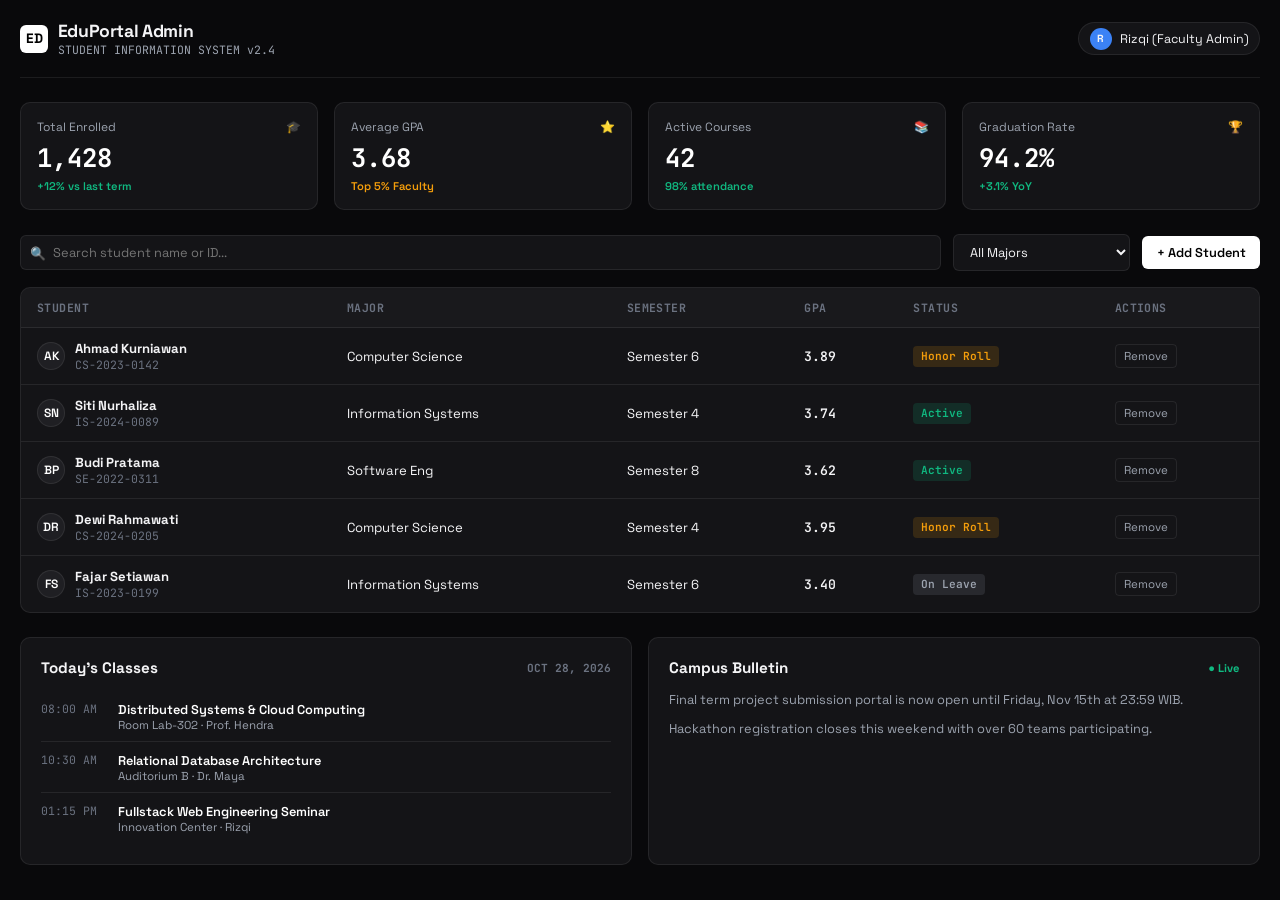
<file: assets/demos/student-system.html>
<!DOCTYPE html>
<html lang="en">
<head>
  <meta charset="UTF-8">
  <meta name="viewport" content="width=device-width, initial-scale=1.0">
  <title>Student Management Portal — Live Demo</title>
  <link rel="preconnect" href="https://fonts.googleapis.com">
  <link rel="preconnect" href="https://fonts.gstatic.com" crossorigin>
  <link href="https://fonts.googleapis.com/css2?family=Space+Grotesk:wght@400;500;600;700&family=JetBrains+Mono:wght@400;500;600&display=swap" rel="stylesheet">
  <style>
    *, *::before, *::after { box-sizing: border-box; margin: 0; padding: 0; }
    :root {
      --bg: #09090b;
      --surface: #141417;
      --surface-light: #1f1f23;
      --surface-elevated: #28282e;
      --border: rgba(255, 255, 255, 0.08);
      --border-strong: rgba(255, 255, 255, 0.18);
      --text: #F4F4F6;
      --text-muted: #9CA3AF;
      --text-dim: #6B7280;
      --accent: #FFFFFF;
      --green: #10B981;
      --yellow: #F59E0B;
      --blue: #3B82F6;
      --font-main: 'Space Grotesk', -apple-system, BlinkMacSystemFont, 'Segoe UI', sans-serif;
      --font-mono: 'JetBrains Mono', monospace;
    }
    body {
      background: var(--bg);
      color: var(--text);
      font-family: var(--font-main);
      padding: 1.25rem;
      min-height: 100vh;
      -webkit-font-smoothing: antialiased;
    }
    button, input, select { font-family: inherit; }

    /* Header */
    .header {
      display: flex;
      justify-content: space-between;
      align-items: center;
      padding-bottom: 1.25rem;
      border-bottom: 1px solid var(--border);
      margin-bottom: 1.5rem;
      flex-wrap: wrap;
      gap: 1rem;
    }
    .header__brand {
      display: flex;
      align-items: center;
      gap: 0.6rem;
    }
    .badge-icon {
      background: #FFFFFF;
      color: #000000;
      width: 28px;
      height: 28px;
      border-radius: 6px;
      display: flex;
      align-items: center;
      justify-content: center;
      font-weight: 800;
      font-size: 0.85rem;
    }
    .header__title { font-size: 1.1rem; font-weight: 700; letter-spacing: -0.02em; }
    .header__sub { font-size: 0.72rem; color: var(--text-muted); font-family: var(--font-mono); }
    .header__user {
      display: flex;
      align-items: center;
      gap: 0.75rem;
    }
    .user-pill {
      display: flex;
      align-items: center;
      gap: 0.5rem;
      background: var(--surface);
      border: 1px solid var(--border);
      padding: 0.3rem 0.65rem;
      border-radius: 999px;
      font-size: 0.78rem;
    }
    .user-avatar {
      width: 22px;
      height: 22px;
      border-radius: 50%;
      background: #3B82F6;
      display: flex;
      align-items: center;
      justify-content: center;
      font-size: 0.65rem;
      font-weight: bold;
    }

    /* Stats Grid */
    .stats {
      display: grid;
      grid-template-columns: repeat(auto-fit, minmax(180px, 1fr));
      gap: 1rem;
      margin-bottom: 1.5rem;
    }
    .stat-box {
      background: var(--surface);
      border: 1px solid var(--border);
      border-radius: 10px;
      padding: 1rem;
      position: relative;
    }
    .stat-label {
      font-size: 0.75rem;
      color: var(--text-muted);
      margin-bottom: 0.4rem;
      display: flex;
      align-items: center;
      justify-content: space-between;
    }
    .stat-val {
      font-size: 1.6rem;
      font-weight: 700;
      font-family: var(--font-mono);
      color: #FFFFFF;
    }
    .stat-change {
      font-size: 0.7rem;
      color: var(--green);
      font-weight: 600;
      margin-top: 0.25rem;
    }

    /* Controls Bar */
    .controls {
      display: flex;
      justify-content: space-between;
      align-items: center;
      gap: 0.75rem;
      margin-bottom: 1rem;
      flex-wrap: wrap;
    }
    .search-box {
      position: relative;
      flex: 1;
      min-width: 200px;
    }
    .search-input {
      width: 100%;
      background: var(--surface);
      border: 1px solid var(--border);
      border-radius: 6px;
      padding: 0.5rem 0.75rem 0.5rem 2rem;
      color: #FFFFFF;
      font-size: 0.8rem;
      outline: none;
    }
    .search-input:focus { border-color: rgba(255, 255, 255, 0.4); }
    .search-icon {
      position: absolute;
      left: 0.65rem;
      top: 50%;
      transform: translateY(-50%);
      color: var(--text-dim);
      font-size: 0.8rem;
    }
    .filter-select {
      background: var(--surface);
      border: 1px solid var(--border);
      color: var(--text);
      padding: 0.5rem 0.75rem;
      border-radius: 6px;
      font-size: 0.8rem;
      outline: none;
      cursor: pointer;
    }
    .add-student-btn {
      background: #FFFFFF;
      color: #000000;
      font-weight: 600;
      font-size: 0.8rem;
      padding: 0.5rem 0.9rem;
      border-radius: 6px;
      border: none;
      cursor: pointer;
      display: flex;
      align-items: center;
      gap: 0.4rem;
    }
    .add-student-btn:hover { background: #E4E4E7; }

    /* Table */
    .table-card {
      background: var(--surface);
      border: 1px solid var(--border);
      border-radius: 10px;
      overflow-x: auto;
      margin-bottom: 1.5rem;
    }
    table {
      width: 100%;
      min-width: 520px;
      border-collapse: collapse;
      text-align: left;
      font-size: 0.82rem;
    }
    th {
      background: rgba(255, 255, 255, 0.02);
      border-bottom: 1px solid var(--border);
      padding: 0.75rem 1rem;
      font-size: 0.72rem;
      text-transform: uppercase;
      letter-spacing: 0.04em;
      color: var(--text-dim);
      font-family: var(--font-mono);
    }
    td {
      padding: 0.75rem 1rem;
      border-bottom: 1px solid var(--border);
      color: var(--text);
    }
    tr:last-child td { border-bottom: none; }
    tr:hover td { background: rgba(255, 255, 255, 0.02); }

    .student-cell {
      display: flex;
      align-items: center;
      gap: 0.6rem;
    }
    .avatar-dot {
      width: 28px;
      height: 28px;
      border-radius: 50%;
      background: var(--surface-light);
      border: 1px solid var(--border);
      display: flex;
      align-items: center;
      justify-content: center;
      font-size: 0.75rem;
      font-weight: 600;
      color: #FFFFFF;
    }
    .student-id { font-family: var(--font-mono); font-size: 0.72rem; color: var(--text-dim); }

    .status-badge {
      display: inline-block;
      padding: 0.2rem 0.5rem;
      border-radius: 4px;
      font-size: 0.7rem;
      font-weight: 600;
      font-family: var(--font-mono);
    }
    .status-badge.active { background: rgba(16, 185, 129, 0.15); color: #10B981; }
    .status-badge.honor { background: rgba(245, 158, 11, 0.15); color: #F59E0B; }
    .status-badge.leave { background: rgba(156, 163, 175, 0.15); color: #9CA3AF; }

    .action-btn {
      background: none;
      border: 1px solid var(--border);
      color: var(--text-muted);
      padding: 0.25rem 0.5rem;
      border-radius: 4px;
      font-size: 0.72rem;
      cursor: pointer;
    }
    .action-btn:hover { color: #FFFFFF; border-color: rgba(255, 255, 255, 0.3); }

    /* Upcoming Schedule */
    .schedule-grid {
      display: grid;
      grid-template-columns: repeat(auto-fit, minmax(280px, 1fr));
      gap: 1rem;
    }
    .panel {
      background: var(--surface);
      border: 1px solid var(--border);
      border-radius: 10px;
      padding: 1.25rem;
    }
    .panel__title {
      font-size: 0.95rem;
      font-weight: 700;
      margin-bottom: 0.85rem;
      display: flex;
      justify-content: space-between;
      align-items: center;
    }
    .schedule-item {
      display: flex;
      gap: 0.75rem;
      padding: 0.6rem 0;
      border-bottom: 1px solid var(--border);
      font-size: 0.8rem;
    }
    .schedule-item:last-child { border-bottom: none; }
    .schedule-time {
      font-family: var(--font-mono);
      font-size: 0.72rem;
      color: var(--text-dim);
      min-width: 65px;
    }
    .schedule-course { font-weight: 600; color: #FFFFFF; }
    .schedule-room { font-size: 0.72rem; color: var(--text-muted); }

    /* Modal */
    .modal-backdrop {
      position: fixed;
      inset: 0;
      background: rgba(0, 0, 0, 0.7);
      display: none;
      align-items: center;
      justify-content: center;
      padding: 1rem;
      z-index: 100;
    }
    .modal-backdrop.open { display: flex; }
    .modal-content {
      background: var(--surface);
      border: 1px solid rgba(255, 255, 255, 0.2);
      border-radius: 12px;
      width: 100%;
      max-width: 420px;
      padding: 1.5rem;
    }
    .modal-content h3 { font-size: 1.1rem; margin-bottom: 1rem; }
    .form-group { margin-bottom: 0.85rem; }
    .form-group label { display: block; font-size: 0.75rem; color: var(--text-muted); margin-bottom: 0.3rem; }
    .form-group input, .form-group select {
      width: 100%;
      background: var(--surface-light);
      border: 1px solid var(--border);
      padding: 0.5rem 0.75rem;
      border-radius: 6px;
      color: #FFFFFF;
      font-size: 0.82rem;
    }
    .modal-actions { display: flex; justify-content: flex-end; gap: 0.5rem; margin-top: 1.25rem; }
    .btn-secondary { background: var(--surface-light); border: 1px solid var(--border); color: #fff; padding: 0.45rem 0.85rem; border-radius: 6px; cursor: pointer; }
    .btn-primary { background: #fff; color: #000; font-weight: 600; padding: 0.45rem 0.85rem; border-radius: 6px; border: none; cursor: pointer; }
  </style>
</head>
<body>

  <header class="header">
    <div class="header__brand">
      <div class="badge-icon">ED</div>
      <div>
        <div class="header__title">EduPortal Admin</div>
        <div class="header__sub">STUDENT INFORMATION SYSTEM v2.4</div>
      </div>
    </div>
    <div class="header__user">
      <div class="user-pill">
        <div class="user-avatar">R</div>
        <span>Rizqi (Faculty Admin)</span>
      </div>
    </div>
  </header>

  <section class="stats">
    <div class="stat-box">
      <div class="stat-label">Total Enrolled <span>🎓</span></div>
      <div class="stat-val" id="totalCount">1,428</div>
      <div class="stat-change">+12% vs last term</div>
    </div>
    <div class="stat-box">
      <div class="stat-label">Average GPA <span>⭐</span></div>
      <div class="stat-val">3.68</div>
      <div class="stat-change" style="color: var(--yellow);">Top 5% Faculty</div>
    </div>
    <div class="stat-box">
      <div class="stat-label">Active Courses <span>📚</span></div>
      <div class="stat-val">42</div>
      <div class="stat-change">98% attendance</div>
    </div>
    <div class="stat-box">
      <div class="stat-label">Graduation Rate <span>🏆</span></div>
      <div class="stat-val">94.2%</div>
      <div class="stat-change">+3.1% YoY</div>
    </div>
  </section>

  <div class="controls">
    <div class="search-box">
      <span class="search-icon">🔍</span>
      <input type="text" id="searchInput" class="search-input" placeholder="Search student name or ID...">
    </div>
    <select id="deptFilter" class="filter-select">
      <option value="all">All Majors</option>
      <option value="Computer Science">Computer Science</option>
      <option value="Information Systems">Information Systems</option>
      <option value="Software Eng">Software Eng</option>
    </select>
    <button class="add-student-btn" id="openAddModalBtn">+ Add Student</button>
  </div>

  <div class="table-card">
    <table id="studentsTable">
      <thead>
        <tr>
          <th>Student</th>
          <th>Major</th>
          <th>Semester</th>
          <th>GPA</th>
          <th>Status</th>
          <th>Actions</th>
        </tr>
      </thead>
      <tbody id="tableBody">
        <tr data-major="Computer Science">
          <td>
            <div class="student-cell">
              <div class="avatar-dot">AK</div>
              <div>
                <strong>Ahmad Kurniawan</strong>
                <div class="student-id">CS-2023-0142</div>
              </div>
            </div>
          </td>
          <td>Computer Science</td>
          <td>Semester 6</td>
          <td style="font-family: var(--font-mono); font-weight: 600;">3.89</td>
          <td><span class="status-badge honor">Honor Roll</span></td>
          <td><button class="action-btn delete-btn">Remove</button></td>
        </tr>
        <tr data-major="Information Systems">
          <td>
            <div class="student-cell">
              <div class="avatar-dot">SN</div>
              <div>
                <strong>Siti Nurhaliza</strong>
                <div class="student-id">IS-2024-0089</div>
              </div>
            </div>
          </td>
          <td>Information Systems</td>
          <td>Semester 4</td>
          <td style="font-family: var(--font-mono); font-weight: 600;">3.74</td>
          <td><span class="status-badge active">Active</span></td>
          <td><button class="action-btn delete-btn">Remove</button></td>
        </tr>
        <tr data-major="Software Eng">
          <td>
            <div class="student-cell">
              <div class="avatar-dot">BP</div>
              <div>
                <strong>Budi Pratama</strong>
                <div class="student-id">SE-2022-0311</div>
              </div>
            </div>
          </td>
          <td>Software Eng</td>
          <td>Semester 8</td>
          <td style="font-family: var(--font-mono); font-weight: 600;">3.62</td>
          <td><span class="status-badge active">Active</span></td>
          <td><button class="action-btn delete-btn">Remove</button></td>
        </tr>
        <tr data-major="Computer Science">
          <td>
            <div class="student-cell">
              <div class="avatar-dot">DR</div>
              <div>
                <strong>Dewi Rahmawati</strong>
                <div class="student-id">CS-2024-0205</div>
              </div>
            </div>
          </td>
          <td>Computer Science</td>
          <td>Semester 4</td>
          <td style="font-family: var(--font-mono); font-weight: 600;">3.95</td>
          <td><span class="status-badge honor">Honor Roll</span></td>
          <td><button class="action-btn delete-btn">Remove</button></td>
        </tr>
        <tr data-major="Information Systems">
          <td>
            <div class="student-cell">
              <div class="avatar-dot">FS</div>
              <div>
                <strong>Fajar Setiawan</strong>
                <div class="student-id">IS-2023-0199</div>
              </div>
            </div>
          </td>
          <td>Information Systems</td>
          <td>Semester 6</td>
          <td style="font-family: var(--font-mono); font-weight: 600;">3.40</td>
          <td><span class="status-badge leave">On Leave</span></td>
          <td><button class="action-btn delete-btn">Remove</button></td>
        </tr>
      </tbody>
    </table>
  </div>

  <div class="schedule-grid">
    <div class="panel">
      <div class="panel__title">
        <span>Today's Classes</span>
        <span style="font-size: 0.7rem; color: var(--text-dim); font-family: var(--font-mono);">OCT 28, 2026</span>
      </div>
      <div class="schedule-item">
        <div class="schedule-time">08:00 AM</div>
        <div>
          <div class="schedule-course">Distributed Systems & Cloud Computing</div>
          <div class="schedule-room">Room Lab-302 · Prof. Hendra</div>
        </div>
      </div>
      <div class="schedule-item">
        <div class="schedule-time">10:30 AM</div>
        <div>
          <div class="schedule-course">Relational Database Architecture</div>
          <div class="schedule-room">Auditorium B · Dr. Maya</div>
        </div>
      </div>
      <div class="schedule-item">
        <div class="schedule-time">01:15 PM</div>
        <div>
          <div class="schedule-course">Fullstack Web Engineering Seminar</div>
          <div class="schedule-room">Innovation Center · Rizqi</div>
        </div>
      </div>
    </div>

    <div class="panel">
      <div class="panel__title">
        <span>Campus Bulletin</span>
        <span style="font-size: 0.7rem; color: var(--green);">● Live</span>
      </div>
      <p style="font-size: 0.8rem; color: var(--text-muted); margin-bottom: 0.75rem;">
        Final term project submission portal is now open until Friday, Nov 15th at 23:59 WIB.
      </p>
      <p style="font-size: 0.8rem; color: var(--text-muted);">
        Hackathon registration closes this weekend with over 60 teams participating.
      </p>
    </div>
  </div>

  <!-- Add Student Modal -->
  <div class="modal-backdrop" id="addModal">
    <div class="modal-content">
      <h3>Register New Student</h3>
      <form id="addStudentForm">
        <div class="form-group">
          <label>Full Name</label>
          <input type="text" id="newStudentName" required placeholder="e.g. Maria Kusuma">
        </div>
        <div class="form-group">
          <label>Major</label>
          <select id="newStudentMajor">
            <option value="Computer Science">Computer Science</option>
            <option value="Information Systems">Information Systems</option>
            <option value="Software Eng">Software Eng</option>
          </select>
        </div>
        <div class="form-group">
          <label>GPA</label>
          <input type="number" id="newStudentGPA" step="0.01" min="1.0" max="4.0" required value="3.75">
        </div>
        <div class="modal-actions">
          <button type="button" class="btn-secondary" id="closeAddModalBtn">Cancel</button>
          <button type="submit" class="btn-primary">Save Student</button>
        </div>
      </form>
    </div>
  </div>

  <script>
    (function() {
      var searchInput = document.getElementById('searchInput');
      var deptFilter = document.getElementById('deptFilter');
      var tableBody = document.getElementById('tableBody');
      var addModal = document.getElementById('addModal');
      var openAddModalBtn = document.getElementById('openAddModalBtn');
      var closeAddModalBtn = document.getElementById('closeAddModalBtn');
      var addStudentForm = document.getElementById('addStudentForm');

      function filterTable() {
        var query = searchInput.value.toLowerCase();
        var dept = deptFilter.value;
        var rows = tableBody.querySelectorAll('tr');

        rows.forEach(function(row) {
          var text = row.textContent.toLowerCase();
          var major = row.getAttribute('data-major');
          var matchesText = text.indexOf(query) !== -1;
          var matchesDept = (dept === 'all' || major === dept);
          row.style.display = (matchesText && matchesDept) ? '' : 'none';
        });
      }

      searchInput.addEventListener('input', filterTable);
      deptFilter.addEventListener('change', filterTable);

      tableBody.addEventListener('click', function(e) {
        if (e.target.classList.contains('delete-btn')) {
          var row = e.target.closest('tr');
          if (confirm('Are you sure you want to remove this record?')) {
            row.style.opacity = '0';
            setTimeout(function() { row.remove(); }, 200);
          }
        }
      });

      openAddModalBtn.addEventListener('click', function() { addModal.classList.add('open'); });
      closeAddModalBtn.addEventListener('click', function() { addModal.classList.remove('open'); });

      addStudentForm.addEventListener('submit', function(e) {
        e.preventDefault();
        var name = document.getElementById('newStudentName').value;
        var major = document.getElementById('newStudentMajor').value;
        var gpa = parseFloat(document.getElementById('newStudentGPA').value).toFixed(2);
        var initials = name.split(' ').map(function(w){return w[0];}).join('').toUpperCase().slice(0, 2);

        var tr = document.createElement('tr');
        tr.setAttribute('data-major', major);
        tr.innerHTML = '<td><div class="student-cell"><div class="avatar-dot">' + initials + '</div><div><strong>' + name + '</strong><div class="student-id">NEW-2026-999</div></div></div></td><td>' + major + '</td><td>Semester 1</td><td style="font-family: var(--font-mono); font-weight: 600;">' + gpa + '</td><td><span class="status-badge active">Active</span></td><td><button class="action-btn delete-btn">Remove</button></td>';

        tableBody.prepend(tr);
        addModal.classList.remove('open');
        addStudentForm.reset();
      });

      // Auto-scroll message bridge
      var autoScrollAnim = null;
      var isAutoScrolling = false;
      var isPausedAtEdge = false;

      function stopAutoScrollLocal() {
        isAutoScrolling = false;
        if (autoScrollAnim) {
          cancelAnimationFrame(autoScrollAnim);
          autoScrollAnim = null;
        }
      }

      function startAutoScrollLocal(speed) {
        stopAutoScrollLocal();
        isAutoScrolling = true;
        isPausedAtEdge = false;
        var scrollStep = speed || 1.2;

        function step() {
          if (!isAutoScrolling) return;
          if (!isPausedAtEdge) {
            var scrollEl = document.scrollingElement || document.documentElement || document.body;
            var maxScroll = scrollEl.scrollHeight - window.innerHeight;
            var currentScroll = window.pageYOffset || scrollEl.scrollTop || 0;

            if (maxScroll > 10 && currentScroll >= maxScroll - 4) {
              isPausedAtEdge = true;
              setTimeout(function() {
                if (!isAutoScrolling) return;
                window.scrollTo({ top: 0, behavior: 'smooth' });
                setTimeout(function() {
                  isPausedAtEdge = false;
                  if (isAutoScrolling) {
                    autoScrollAnim = requestAnimationFrame(step);
                  }
                }, 900);
              }, 1200);
              return;
            } else {
              var before = window.pageYOffset || scrollEl.scrollTop || 0;
              window.scrollBy(0, scrollStep);
              var after = window.pageYOffset || scrollEl.scrollTop || 0;
              if (after === before && maxScroll > 0) {
                scrollEl.scrollTop = before + Math.max(1, Math.round(scrollStep));
              }
            }
          }
          autoScrollAnim = requestAnimationFrame(step);
        }

        autoScrollAnim = requestAnimationFrame(step);
      }

      window.addEventListener('message', function(e) {
        if (!e.data) return;
        if (e.data.type === 'START_AUTO_SCROLL') {
          try {
            if (window.parent && window.parent !== window) {
              window.parent.postMessage({ type: 'AUTO_SCROLL_ACK' }, '*');
            }
          } catch(err) {}
          startAutoScrollLocal(e.data.speed || 1.2);
        } else if (e.data.type === 'STOP_AUTO_SCROLL') {
          stopAutoScrollLocal();
        } else if (e.data.type === 'RESET_SCROLL') {
          stopAutoScrollLocal();
          window.scrollTo({ top: 0, behavior: 'smooth' });
        }
      });
    })();
  </script>
</body>
</html>
</file>
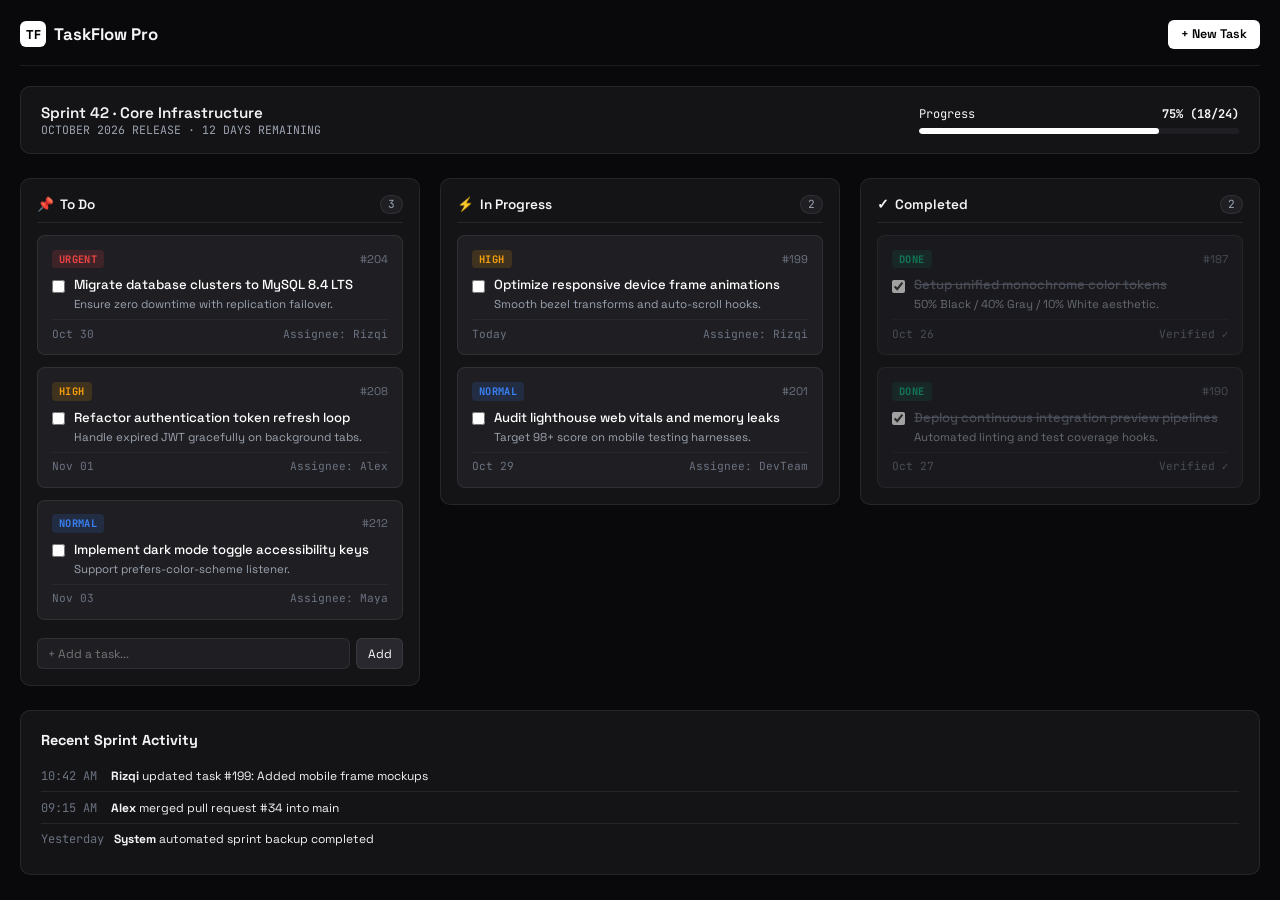
<file: assets/demos/task-app.html>
<!DOCTYPE html>
<html lang="en">
<head>
  <meta charset="UTF-8">
  <meta name="viewport" content="width=device-width, initial-scale=1.0">
  <title>TaskFlow Pro — Live Demo</title>
  <link rel="preconnect" href="https://fonts.googleapis.com">
  <link rel="preconnect" href="https://fonts.gstatic.com" crossorigin>
  <link href="https://fonts.googleapis.com/css2?family=Space+Grotesk:wght@400;500;600;700&family=JetBrains+Mono:wght@400;500&display=swap" rel="stylesheet">
  <style>
    *, *::before, *::after { box-sizing: border-box; margin: 0; padding: 0; }
    :root {
      --bg: #09090b;
      --surface: #141417;
      --surface-light: #1f1f23;
      --surface-elevated: #28282e;
      --border: rgba(255, 255, 255, 0.08);
      --border-strong: rgba(255, 255, 255, 0.18);
      --text: #F4F4F6;
      --text-muted: #9CA3AF;
      --text-dim: #6B7280;
      --accent: #FFFFFF;
      --green: #10B981;
      --purple: #8B5CF6;
      --red: #EF4444;
      --yellow: #F59E0B;
      --font-main: 'Space Grotesk', -apple-system, BlinkMacSystemFont, 'Segoe UI', sans-serif;
      --font-mono: 'JetBrains Mono', monospace;
    }
    body {
      background: var(--bg);
      color: var(--text);
      font-family: var(--font-main);
      padding: 1.25rem;
      min-height: 100vh;
      -webkit-font-smoothing: antialiased;
    }
    button, input { font-family: inherit; }

    /* Top Bar */
    .topbar {
      display: flex;
      justify-content: space-between;
      align-items: center;
      padding-bottom: 1rem;
      border-bottom: 1px solid var(--border);
      margin-bottom: 1.25rem;
      flex-wrap: wrap;
      gap: 0.75rem;
    }
    .topbar__brand {
      display: flex;
      align-items: center;
      gap: 0.5rem;
      font-weight: 700;
      font-size: 1.05rem;
    }
    .brand-icon {
      background: #FFFFFF;
      color: #000;
      width: 26px;
      height: 26px;
      border-radius: 6px;
      display: flex;
      align-items: center;
      justify-content: center;
      font-weight: 800;
      font-size: 0.8rem;
    }
    .topbar__actions {
      display: flex;
      align-items: center;
      gap: 0.5rem;
    }
    .btn-create {
      background: #FFFFFF;
      color: #000000;
      font-weight: 600;
      font-size: 0.78rem;
      padding: 0.4rem 0.8rem;
      border-radius: 6px;
      border: none;
      cursor: pointer;
    }

    /* Sprint Progress Banner */
    .sprint-header {
      background: var(--surface);
      border: 1px solid var(--border);
      border-radius: 10px;
      padding: 1rem 1.25rem;
      margin-bottom: 1.5rem;
      display: flex;
      justify-content: space-between;
      align-items: center;
      flex-wrap: wrap;
      gap: 1rem;
    }
    .sprint-title { font-size: 0.95rem; font-weight: 600; }
    .sprint-sub { font-size: 0.72rem; color: var(--text-muted); font-family: var(--font-mono); }
    .progress-wrap {
      min-width: 200px;
      flex: 1;
      max-width: 320px;
    }
    .progress-bar {
      height: 6px;
      background: var(--surface-light);
      border-radius: 999px;
      overflow: hidden;
      margin-top: 0.4rem;
    }
    .progress-fill {
      height: 100%;
      background: #FFFFFF;
      width: 75%;
      border-radius: 999px;
      transition: width 0.3s;
    }

    /* Kanban Board */
    .kanban-grid {
      display: grid;
      grid-template-columns: repeat(auto-fit, minmax(260px, 1fr));
      gap: 1.25rem;
      align-items: start;
    }
    .column {
      background: var(--surface);
      border: 1px solid var(--border);
      border-radius: 10px;
      padding: 1rem;
      display: flex;
      flex-direction: column;
      gap: 0.75rem;
    }
    .column__head {
      display: flex;
      justify-content: space-between;
      align-items: center;
      padding-bottom: 0.5rem;
      border-bottom: 1px solid var(--border);
    }
    .column__title {
      font-size: 0.85rem;
      font-weight: 600;
      display: flex;
      align-items: center;
      gap: 0.4rem;
    }
    .badge-count {
      background: var(--surface-light);
      border: 1px solid var(--border);
      font-size: 0.7rem;
      font-family: var(--font-mono);
      padding: 0.1rem 0.45rem;
      border-radius: 999px;
      color: var(--text-muted);
    }

    /* Task Card */
    .task-card {
      background: var(--surface-light);
      border: 1px solid var(--border);
      border-radius: 8px;
      padding: 0.85rem;
      display: flex;
      flex-direction: column;
      gap: 0.5rem;
      transition: transform 0.2s, border-color 0.2s;
      cursor: pointer;
    }
    .task-card:hover {
      transform: translateY(-2px);
      border-color: rgba(255, 255, 255, 0.25);
    }
    .task-card.completed {
      opacity: 0.6;
    }
    .task-card.completed .task-text {
      text-decoration: line-through;
      color: var(--text-dim);
    }
    .task-top {
      display: flex;
      justify-content: space-between;
      align-items: center;
    }
    .tag {
      font-size: 0.65rem;
      font-weight: 700;
      font-family: var(--font-mono);
      padding: 0.15rem 0.45rem;
      border-radius: 4px;
      letter-spacing: 0.04em;
    }
    .tag.urgent { background: rgba(239, 68, 68, 0.15); color: #EF4444; }
    .tag.high { background: rgba(245, 158, 11, 0.15); color: #F59E0B; }
    .tag.normal { background: rgba(59, 130, 246, 0.15); color: #3B82F6; }
    .tag.done { background: rgba(16, 185, 129, 0.15); color: #10B981; }

    .task-check-wrap {
      display: flex;
      align-items: flex-start;
      gap: 0.6rem;
    }
    .task-checkbox {
      margin-top: 0.2rem;
      accent-color: #FFFFFF;
      cursor: pointer;
    }
    .task-text {
      font-size: 0.82rem;
      font-weight: 500;
      color: #FFFFFF;
      line-height: 1.35;
    }
    .task-sub {
      font-size: 0.72rem;
      color: var(--text-muted);
      margin-top: 0.2rem;
    }
    .task-footer {
      display: flex;
      justify-content: space-between;
      align-items: center;
      padding-top: 0.4rem;
      border-top: 1px solid rgba(255, 255, 255, 0.04);
      font-size: 0.7rem;
      color: var(--text-dim);
      font-family: var(--font-mono);
    }

    /* Add Task Quick Box */
    .quick-add {
      display: flex;
      gap: 0.4rem;
      margin-top: 0.4rem;
    }
    .quick-input {
      flex: 1;
      background: var(--surface-light);
      border: 1px solid var(--border);
      border-radius: 6px;
      padding: 0.4rem 0.6rem;
      font-size: 0.75rem;
      color: #FFFFFF;
      outline: none;
    }
    .quick-input:focus { border-color: rgba(255, 255, 255, 0.4); }
    .quick-btn {
      background: var(--surface-elevated);
      border: 1px solid var(--border);
      color: #FFFFFF;
      font-size: 0.75rem;
      padding: 0.4rem 0.65rem;
      border-radius: 6px;
      cursor: pointer;
    }
    .quick-btn:hover { background: #FFFFFF; color: #000000; }

    /* Timeline Section */
    .logs-panel {
      margin-top: 1.5rem;
      background: var(--surface);
      border: 1px solid var(--border);
      border-radius: 10px;
      padding: 1.25rem;
    }
    .logs-panel h4 { font-size: 0.9rem; margin-bottom: 0.75rem; }
    .log-entry {
      display: flex;
      align-items: center;
      gap: 0.6rem;
      padding: 0.45rem 0;
      border-bottom: 1px solid var(--border);
      font-size: 0.75rem;
    }
    .log-entry:last-child { border-bottom: none; }
    .log-time { font-family: var(--font-mono); color: var(--text-dim); min-width: 60px; }
  </style>
</head>
<body>

  <header class="topbar">
    <div class="topbar__brand">
      <div class="brand-icon">TF</div>
      <span>TaskFlow Pro</span>
    </div>
    <div class="topbar__actions">
      <button class="btn-create" id="btnFocusInput">+ New Task</button>
    </div>
  </header>

  <section class="sprint-header">
    <div>
      <div class="sprint-title">Sprint 42 · Core Infrastructure</div>
      <div class="sprint-sub">OCTOBER 2026 RELEASE · 12 DAYS REMAINING</div>
    </div>
    <div class="progress-wrap">
      <div style="display: flex; justify-content: space-between; font-size: 0.75rem; font-family: var(--font-mono);">
        <span>Progress</span>
        <strong id="progressPercent">75% (18/24)</strong>
      </div>
      <div class="progress-bar">
        <div class="progress-fill" id="progressFill"></div>
      </div>
    </div>
  </section>

  <main class="kanban-grid">
    <!-- Column: To Do -->
    <div class="column" id="colTodo">
      <div class="column__head">
        <div class="column__title"><span>📌</span> To Do</div>
        <span class="badge-count" id="todoCount">3</span>
      </div>

      <div class="task-card">
        <div class="task-top">
          <span class="tag urgent">URGENT</span>
          <span style="font-size: 0.7rem; color: var(--text-dim);">#204</span>
        </div>
        <div class="task-check-wrap">
          <input type="checkbox" class="task-checkbox">
          <div>
            <div class="task-text">Migrate database clusters to MySQL 8.4 LTS</div>
            <div class="task-sub">Ensure zero downtime with replication failover.</div>
          </div>
        </div>
        <div class="task-footer">
          <span>Oct 30</span>
          <span>Assignee: Rizqi</span>
        </div>
      </div>

      <div class="task-card">
        <div class="task-top">
          <span class="tag high">HIGH</span>
          <span style="font-size: 0.7rem; color: var(--text-dim);">#208</span>
        </div>
        <div class="task-check-wrap">
          <input type="checkbox" class="task-checkbox">
          <div>
            <div class="task-text">Refactor authentication token refresh loop</div>
            <div class="task-sub">Handle expired JWT gracefully on background tabs.</div>
          </div>
        </div>
        <div class="task-footer">
          <span>Nov 01</span>
          <span>Assignee: Alex</span>
        </div>
      </div>

      <div class="task-card">
        <div class="task-top">
          <span class="tag normal">NORMAL</span>
          <span style="font-size: 0.7rem; color: var(--text-dim);">#212</span>
        </div>
        <div class="task-check-wrap">
          <input type="checkbox" class="task-checkbox">
          <div>
            <div class="task-text">Implement dark mode toggle accessibility keys</div>
            <div class="task-sub">Support prefers-color-scheme listener.</div>
          </div>
        </div>
        <div class="task-footer">
          <span>Nov 03</span>
          <span>Assignee: Maya</span>
        </div>
      </div>

      <form class="quick-add" id="quickAddForm">
        <input type="text" id="quickInput" class="quick-input" placeholder="+ Add a task..." required>
        <button type="submit" class="quick-btn">Add</button>
      </form>
    </div>

    <!-- Column: In Progress -->
    <div class="column" id="colProgress">
      <div class="column__head">
        <div class="column__title"><span>⚡</span> In Progress</div>
        <span class="badge-count">2</span>
      </div>

      <div class="task-card">
        <div class="task-top">
          <span class="tag high">HIGH</span>
          <span style="font-size: 0.7rem; color: var(--text-dim);">#199</span>
        </div>
        <div class="task-check-wrap">
          <input type="checkbox" class="task-checkbox">
          <div>
            <div class="task-text">Optimize responsive device frame animations</div>
            <div class="task-sub">Smooth bezel transforms and auto-scroll hooks.</div>
          </div>
        </div>
        <div class="task-footer">
          <span>Today</span>
          <span>Assignee: Rizqi</span>
        </div>
      </div>

      <div class="task-card">
        <div class="task-top">
          <span class="tag normal">NORMAL</span>
          <span style="font-size: 0.7rem; color: var(--text-dim);">#201</span>
        </div>
        <div class="task-check-wrap">
          <input type="checkbox" class="task-checkbox">
          <div>
            <div class="task-text">Audit lighthouse web vitals and memory leaks</div>
            <div class="task-sub">Target 98+ score on mobile testing harnesses.</div>
          </div>
        </div>
        <div class="task-footer">
          <span>Oct 29</span>
          <span>Assignee: DevTeam</span>
        </div>
      </div>
    </div>

    <!-- Column: Completed -->
    <div class="column" id="colDone">
      <div class="column__head">
        <div class="column__title"><span>✓</span> Completed</div>
        <span class="badge-count" id="doneCount">2</span>
      </div>

      <div class="task-card completed">
        <div class="task-top">
          <span class="tag done">DONE</span>
          <span style="font-size: 0.7rem; color: var(--text-dim);">#187</span>
        </div>
        <div class="task-check-wrap">
          <input type="checkbox" class="task-checkbox" checked>
          <div>
            <div class="task-text">Setup unified monochrome color tokens</div>
            <div class="task-sub">50% Black / 40% Gray / 10% White aesthetic.</div>
          </div>
        </div>
        <div class="task-footer">
          <span>Oct 26</span>
          <span>Verified ✓</span>
        </div>
      </div>

      <div class="task-card completed">
        <div class="task-top">
          <span class="tag done">DONE</span>
          <span style="font-size: 0.7rem; color: var(--text-dim);">#190</span>
        </div>
        <div class="task-check-wrap">
          <input type="checkbox" class="task-checkbox" checked>
          <div>
            <div class="task-text">Deploy continuous integration preview pipelines</div>
            <div class="task-sub">Automated linting and test coverage hooks.</div>
          </div>
        </div>
        <div class="task-footer">
          <span>Oct 27</span>
          <span>Verified ✓</span>
        </div>
      </div>
    </div>
  </main>

  <div class="logs-panel">
    <h4>Recent Sprint Activity</h4>
    <div class="log-entry">
      <span class="log-time">10:42 AM</span>
      <span><strong>Rizqi</strong> updated task #199: Added mobile frame mockups</span>
    </div>
    <div class="log-entry">
      <span class="log-time">09:15 AM</span>
      <span><strong>Alex</strong> merged pull request #34 into main</span>
    </div>
    <div class="log-entry">
      <span class="log-time">Yesterday</span>
      <span><strong>System</strong> automated sprint backup completed</span>
    </div>
  </div>

  <script>
    (function() {
      var quickAddForm = document.getElementById('quickAddForm');
      var quickInput = document.getElementById('quickInput');
      var colTodo = document.getElementById('colTodo');
      var todoCountEl = document.getElementById('todoCount');
      var btnFocusInput = document.getElementById('btnFocusInput');

      btnFocusInput.addEventListener('click', function() {
        quickInput.focus();
      });

      quickAddForm.addEventListener('submit', function(e) {
        e.preventDefault();
        var val = quickInput.value.trim();
        if (!val) return;

        var card = document.createElement('div');
        card.className = 'task-card';
        card.innerHTML = '<div class="task-top"><span class="tag normal">NEW</span><span style="font-size: 0.7rem; color: var(--text-dim);">#new</span></div><div class="task-check-wrap"><input type="checkbox" class="task-checkbox"><div><div class="task-text">' + val + '</div><div class="task-sub">Created just now.</div></div></div><div class="task-footer"><span>Today</span><span>Assignee: You</span></div>';

        colTodo.insertBefore(card, quickAddForm);
        quickInput.value = '';
        updateCounts();
      });

      document.body.addEventListener('change', function(e) {
        if (e.target.classList.contains('task-checkbox')) {
          var card = e.target.closest('.task-card');
          if (e.target.checked) {
            card.classList.add('completed');
          } else {
            card.classList.remove('completed');
          }
          updateCounts();
        }
      });

      function updateCounts() {
        var todos = colTodo.querySelectorAll('.task-card:not(.completed)').length;
        todoCountEl.textContent = todos;
      }

      // Auto-scroll message bridge
      var autoScrollAnim = null;
      var isAutoScrolling = false;
      var isPausedAtEdge = false;

      function stopAutoScrollLocal() {
        isAutoScrolling = false;
        if (autoScrollAnim) {
          cancelAnimationFrame(autoScrollAnim);
          autoScrollAnim = null;
        }
      }

      function startAutoScrollLocal(speed) {
        stopAutoScrollLocal();
        isAutoScrolling = true;
        isPausedAtEdge = false;
        var scrollStep = speed || 1.2;

        function step() {
          if (!isAutoScrolling) return;
          if (!isPausedAtEdge) {
            var scrollEl = document.scrollingElement || document.documentElement || document.body;
            var maxScroll = scrollEl.scrollHeight - window.innerHeight;
            var currentScroll = window.pageYOffset || scrollEl.scrollTop || 0;

            if (maxScroll > 10 && currentScroll >= maxScroll - 4) {
              isPausedAtEdge = true;
              setTimeout(function() {
                if (!isAutoScrolling) return;
                window.scrollTo({ top: 0, behavior: 'smooth' });
                setTimeout(function() {
                  isPausedAtEdge = false;
                  if (isAutoScrolling) {
                    autoScrollAnim = requestAnimationFrame(step);
                  }
                }, 900);
              }, 1200);
              return;
            } else {
              var before = window.pageYOffset || scrollEl.scrollTop || 0;
              window.scrollBy(0, scrollStep);
              var after = window.pageYOffset || scrollEl.scrollTop || 0;
              if (after === before && maxScroll > 0) {
                scrollEl.scrollTop = before + Math.max(1, Math.round(scrollStep));
              }
            }
          }
          autoScrollAnim = requestAnimationFrame(step);
        }

        autoScrollAnim = requestAnimationFrame(step);
      }

      window.addEventListener('message', function(e) {
        if (!e.data) return;
        if (e.data.type === 'START_AUTO_SCROLL') {
          try {
            if (window.parent && window.parent !== window) {
              window.parent.postMessage({ type: 'AUTO_SCROLL_ACK' }, '*');
            }
          } catch(err) {}
          startAutoScrollLocal(e.data.speed || 1.2);
        } else if (e.data.type === 'STOP_AUTO_SCROLL') {
          stopAutoScrollLocal();
        } else if (e.data.type === 'RESET_SCROLL') {
          stopAutoScrollLocal();
          window.scrollTo({ top: 0, behavior: 'smooth' });
        }
      });
    })();
  </script>
</body>
</html>
</file>
